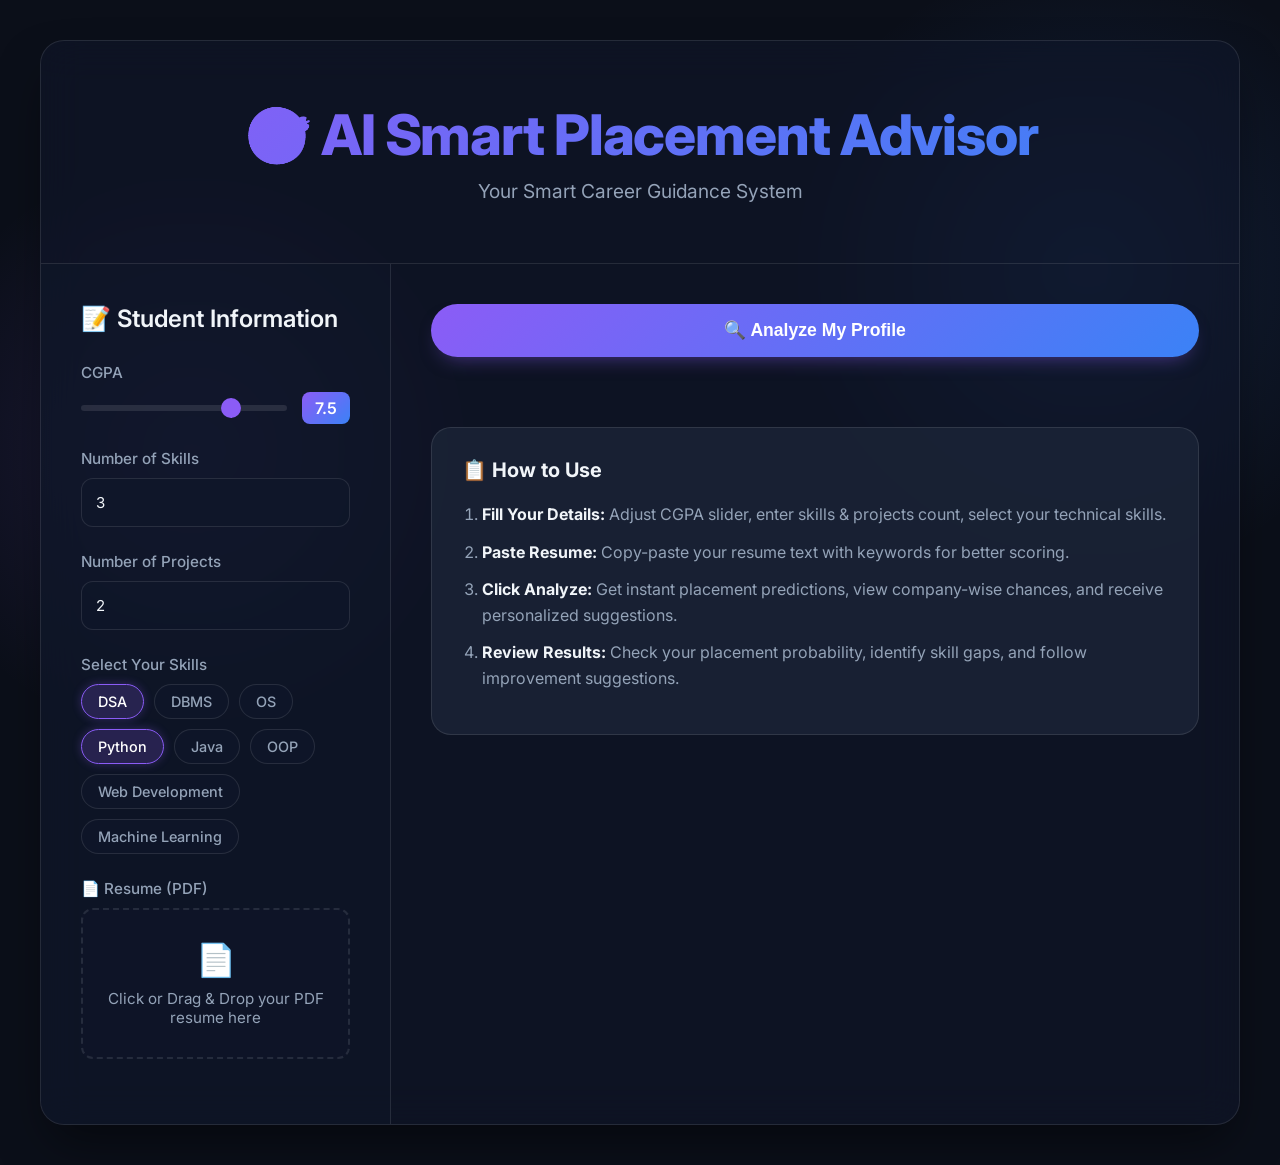
<file: index.html>
<!DOCTYPE html>
<html lang="en">
<head>
    <meta charset="UTF-8">
    <meta name="viewport" content="width=device-width, initial-scale=1.0">
    <title>AI Smart Placement Advisor</title>
    <link rel="stylesheet" href="style.css">
</head>
<body>
    <div class="container">
        <header class="header">
            <h1>🎯 AI Smart Placement Advisor</h1>
            <p>Your Smart Career Guidance System</p>
        </header>
        
        <main class="main-content">
            <aside class="sidebar">
                <h2>📝 Student Information</h2>
                
                <div class="form-group">
                    <label for="cgpa">CGPA</label>
                    <div class="slider-container">
                        <input type="range" id="cgpa" class="slider" min="0" max="10" step="0.1" value="7.5" oninput="updateCGPA(this.value)">
                        <span class="slider-value" id="cgpaValue">7.5</span>
                    </div>
                </div>
                
                <div class="form-group">
                    <label for="numSkills">Number of Skills</label>
                    <input type="number" id="numSkills" min="0" max="10" value="3">
                </div>
                
                <div class="form-group">
                    <label for="numProjects">Number of Projects</label>
                    <input type="number" id="numProjects" min="0" max="20" value="2">
                </div>
                
                <div class="form-group">
                    <label>Select Your Skills</label>
                    <div class="skills-container" id="skillsContainer">
                        <!-- Skills will be populated here via JS -->
                    </div>
                </div>
                
                <div class="form-group">
                    <label for="resumePdf">📄 Resume (PDF)</label>
                    <div class="file-upload-zone" id="fileUploadZone">
                        <input type="file" id="resumePdf" accept="application/pdf" style="display: none;">
                        <div class="upload-content">
                            <span style="font-size: 2rem;">📄</span>
                            <p id="fileNameDisplay">Click or Drag & Drop your PDF resume here</p>
                        </div>
                    </div>
                </div>
            </aside>
            
            <section class="content">
                <button class="analyze-btn" onclick="analyzeProfile()">
                    🔍 Analyze My Profile
                </button>
                
                <div id="results" class="results">
                    <div class="probability-card">
                        <h2 id="probabilityText">Placement Chance: 0%</h2>
                        <div class="category" id="categoryText">Category: Medium</div>
                        <div class="progress-bar">
                            <div class="progress-fill" id="progressFill"></div>
                        </div>
                    </div>
                    
                    <div class="grid">
                        <div class="card">
                            <h3>📈 Score Breakdown</h3>
                            <div id="scoreBreakdown"></div>
                        </div>
                        
                        <div class="card">
                            <h3>🏢 Company-wise Predictions</h3>
                            <div id="companyPredictions"></div>
                        </div>
                        
                        <div class="card">
                            <h3>🔍 Skill Gap Analysis</h3>
                            <div id="skillGap"></div>
                        </div>
                        
                        <div class="card">
                            <h3>📄 Resume Score</h3>
                            <div id="resumeScore"></div>
                        </div>
                    </div>
                    
                    <div class="card">
                        <h3>💡 Improvement Suggestions</h3>
                        <div id="suggestions"></div>
                    </div>
                </div>
                
                <div class="instructions">
                    <h3>📋 How to Use</h3>
                    <ol>
                        <li><strong>Fill Your Details:</strong> Adjust CGPA slider, enter skills & projects count, select your technical skills.</li>
                        <li><strong>Paste Resume:</strong> Copy-paste your resume text with keywords for better scoring.</li>
                        <li><strong>Click Analyze:</strong> Get instant placement predictions, view company-wise chances, and receive personalized suggestions.</li>
                        <li><strong>Review Results:</strong> Check your placement probability, identify skill gaps, and follow improvement suggestions.</li>
                    </ol>
                </div>
            </section>
        </main>
    </div>
    
    <script src="script.js"></script>
</body>
</html>
</file>
<file: style.css>
@import url('https://fonts.googleapis.com/css2?family=Inter:wght@400;500;600;700;800&display=swap');

:root {
    --bg-dark: #0b0f19;
    --bg-card: rgba(30, 41, 59, 0.7);
    --border-color: rgba(255, 255, 255, 0.1);
    --text-main: #f1f5f9;
    --text-muted: #94a3b8;
    --primary: #8b5cf6;
    --secondary: #3b82f6;
    --gradient: linear-gradient(135deg, #8b5cf6 0%, #3b82f6 100%);
    --gradient-hover: linear-gradient(135deg, #7c3aed 0%, #2563eb 100%);
    --success: #10b981;
    --warning: #f59e0b;
    --danger: #ef4444;
}

* {
    margin: 0;
    padding: 0;
    box-sizing: border-box;
}

body {
    font-family: 'Inter', sans-serif;
    background-color: var(--bg-dark);
    color: var(--text-main);
    min-height: 100vh;
    padding: 40px 20px;
    background-image: 
        radial-gradient(circle at 15% 50%, rgba(139, 92, 246, 0.15), transparent 25%),
        radial-gradient(circle at 85% 30%, rgba(59, 130, 246, 0.15), transparent 25%);
    background-attachment: fixed;
}

.container {
    max-width: 1200px;
    margin: 0 auto;
    background: rgba(15, 23, 42, 0.6);
    border: 1px solid var(--border-color);
    border-radius: 24px;
    backdrop-filter: blur(20px);
    -webkit-backdrop-filter: blur(20px);
    box-shadow: 0 25px 50px -12px rgba(0, 0, 0, 0.5);
    overflow: hidden;
}

.header {
    padding: 60px 40px;
    text-align: center;
    border-bottom: 1px solid var(--border-color);
}

.header h1 {
    font-size: 3.5rem;
    font-weight: 800;
    background: var(--gradient);
    -webkit-background-clip: text;
    -webkit-text-fill-color: transparent;
    margin-bottom: 10px;
    letter-spacing: -0.02em;
}

.header p {
    font-size: 1.2rem;
    color: var(--text-muted);
}

.main-content {
    display: grid;
    grid-template-columns: 350px 1fr;
    min-height: 600px;
}

.sidebar {
    padding: 40px;
    border-right: 1px solid var(--border-color);
    background: rgba(15, 23, 42, 0.4);
}

.sidebar h2 {
    color: var(--text-main);
    margin-bottom: 30px;
    font-size: 1.5rem;
    font-weight: 600;
}

.form-group {
    margin-bottom: 25px;
}

.form-group label {
    display: block;
    margin-bottom: 10px;
    font-weight: 500;
    color: var(--text-muted);
    font-size: 0.95rem;
}

.form-group input[type="number"],
.form-group select,
.form-group textarea {
    width: 100%;
    padding: 14px;
    background: rgba(15, 23, 42, 0.8);
    border: 1px solid var(--border-color);
    border-radius: 12px;
    font-size: 15px;
    color: var(--text-main);
    font-family: inherit;
    transition: all 0.3s ease;
}

.form-group input:focus, 
.form-group select:focus, 
.form-group textarea:focus {
    outline: none;
    border-color: var(--primary);
    box-shadow: 0 0 0 3px rgba(139, 92, 246, 0.2);
}

.form-group select {
    background-image: none;
}
.form-group select option {
    background: var(--bg-dark);
    color: var(--text-main);
}

.slider-container {
    display: flex;
    align-items: center;
    gap: 15px;
}

.slider {
    flex: 1;
    -webkit-appearance: none;
    background: rgba(255, 255, 255, 0.1);
    height: 6px;
    border-radius: 3px;
    outline: none;
}

.slider::-webkit-slider-thumb {
    -webkit-appearance: none;
    width: 20px;
    height: 20px;
    border-radius: 50%;
    background: var(--primary);
    cursor: pointer;
    transition: transform 0.2s;
}

.slider::-webkit-slider-thumb:hover {
    transform: scale(1.2);
}

.slider-value {
    background: var(--gradient);
    color: white;
    padding: 6px 12px;
    border-radius: 8px;
    font-weight: 600;
    min-width: 48px;
    text-align: center;
}

.content {
    padding: 40px;
}

.analyze-btn {
    background: var(--gradient);
    color: white;
    border: none;
    padding: 16px 40px;
    font-size: 1.1rem;
    font-weight: 600;
    border-radius: 100px;
    cursor: pointer;
    margin-bottom: 40px;
    transition: all 0.3s ease;
    box-shadow: 0 10px 20px -10px rgba(139, 92, 246, 0.5);
    width: 100%;
}

.analyze-btn:hover {
    transform: translateY(-2px);
    box-shadow: 0 15px 25px -10px rgba(139, 92, 246, 0.6);
    background: var(--gradient-hover);
}

.results {
    display: none;
    animation: fadeIn 0.6s cubic-bezier(0.16, 1, 0.3, 1) forwards;
}

@keyframes fadeIn {
    from { opacity: 0; transform: translateY(20px); }
    to { opacity: 1; transform: translateY(0); }
}

.probability-card {
    background: var(--gradient);
    padding: 40px;
    border-radius: 20px;
    text-align: center;
    margin-bottom: 30px;
    position: relative;
    overflow: hidden;
}

.probability-card::before {
    content: '';
    position: absolute;
    top: 0; left: 0; right: 0; bottom: 0;
    background: url('data:image/svg+xml;utf8,<svg width="100" height="100" viewBox="0 0 100 100" xmlns="http://www.w3.org/2000/svg"><path fill="rgba(255,255,255,0.05)" d="M0 0h100v100H0z"/></svg>');
    opacity: 0.1;
}

.probability-card h2 {
    font-size: 3rem;
    font-weight: 800;
    margin-bottom: 10px;
    position: relative;
    z-index: 1;
}

.category {
    font-size: 1.5rem;
    margin-bottom: 25px;
    font-weight: 500;
    opacity: 0.9;
    position: relative;
    z-index: 1;
}

.progress-bar {
    background: rgba(0, 0, 0, 0.2);
    height: 16px;
    border-radius: 8px;
    overflow: hidden;
    margin-bottom: 10px;
    position: relative;
    z-index: 1;
}

.progress-fill {
    background: white;
    height: 100%;
    border-radius: 8px;
    transition: width 1.5s cubic-bezier(0.16, 1, 0.3, 1);
    box-shadow: 0 0 15px rgba(255, 255, 255, 0.5);
}

.grid {
    display: grid;
    grid-template-columns: repeat(auto-fit, minmax(300px, 1fr));
    gap: 25px;
    margin-bottom: 30px;
}

.card {
    background: var(--bg-card);
    border: 1px solid var(--border-color);
    padding: 30px;
    border-radius: 20px;
    backdrop-filter: blur(10px);
    transition: transform 0.3s ease, border-color 0.3s ease;
}

.card:hover {
    transform: translateY(-5px);
    border-color: rgba(139, 92, 246, 0.4);
}

.card h3 {
    font-size: 1.25rem;
    font-weight: 600;
    margin-bottom: 20px;
    color: var(--text-main);
    display: flex;
    align-items: center;
    gap: 10px;
}

.skill-item {
    background: rgba(59, 130, 246, 0.15);
    border: 1px solid rgba(59, 130, 246, 0.3);
    padding: 6px 14px;
    border-radius: 100px;
    margin: 4px;
    display: inline-block;
    color: #60a5fa;
    font-size: 0.9rem;
    font-weight: 500;
    transition: all 0.2s ease;
}

.skill-item:hover {
    background: rgba(59, 130, 246, 0.25);
}

.missing-skill {
    background: rgba(239, 68, 68, 0.15);
    border-color: rgba(239, 68, 68, 0.3);
    color: #f87171;
}

.suggestion {
    background: rgba(59, 130, 246, 0.1);
    border-left: 4px solid var(--secondary);
    padding: 16px 20px;
    margin: 15px 0;
    border-radius: 0 12px 12px 0;
    font-weight: 500;
    transition: background 0.3s ease;
}

.suggestion:hover {
    background: rgba(59, 130, 246, 0.15);
}

.company-score {
    display: flex;
    justify-content: space-between;
    align-items: center;
    padding: 15px 0;
    border-bottom: 1px solid var(--border-color);
}

.company-score:last-child {
    border-bottom: none;
}

.company-score span:first-child {
    font-weight: 500;
}

.score-bar {
    background: rgba(255, 255, 255, 0.1);
    height: 8px;
    border-radius: 4px;
    overflow: hidden;
    width: 120px;
}

.score-fill {
    background: var(--success);
    height: 100%;
    border-radius: 4px;
}

.instructions {
    background: var(--bg-card);
    border: 1px solid var(--border-color);
    padding: 30px;
    border-radius: 20px;
    margin-top: 30px;
}

.instructions h3 {
    margin-bottom: 20px;
    font-size: 1.25rem;
}

.instructions ol {
    margin-left: 20px;
    color: var(--text-muted);
}

.instructions li {
    margin: 12px 0;
    line-height: 1.6;
}

.instructions strong {
    color: var(--text-main);
}

/* Responsiveness */
@media (max-width: 900px) {
    .main-content {
        grid-template-columns: 1fr;
    }
    .sidebar {
        border-right: none;
        border-bottom: 1px solid var(--border-color);
    }
    .header h1 {
        font-size: 2.5rem;
    }
}

/* Interactive Skill Pills */
.skills-container {
    display: flex;
    flex-wrap: wrap;
    gap: 10px;
    margin-top: 5px;
}

.skill-pill {
    background: rgba(15, 23, 42, 0.8);
    border: 1px solid var(--border-color);
    padding: 8px 16px;
    border-radius: 20px;
    color: var(--text-muted);
    font-size: 0.9rem;
    font-weight: 500;
    cursor: pointer;
    transition: all 0.3s ease;
    user-select: none;
}

.skill-pill:hover {
    border-color: rgba(139, 92, 246, 0.5);
    color: var(--text-main);
}

.skill-pill.selected {
    background: rgba(139, 92, 246, 0.2);
    border-color: var(--primary);
    color: #fff;
    box-shadow: 0 0 10px rgba(139, 92, 246, 0.3);
}

/* File Upload Zone */
.file-upload-zone {
    background: rgba(15, 23, 42, 0.6);
    border: 2px dashed var(--border-color);
    border-radius: 12px;
    padding: 30px 20px;
    text-align: center;
    cursor: pointer;
    transition: all 0.3s ease;
}

.file-upload-zone:hover, .file-upload-zone.dragover {
    background: rgba(15, 23, 42, 0.9);
    border-color: var(--primary);
}

.upload-content p {
    margin-top: 10px;
    color: var(--text-muted);
    font-size: 0.95rem;
}
.upload-content p.file-selected {
    color: var(--success);
    font-weight: 600;
}
</file>
